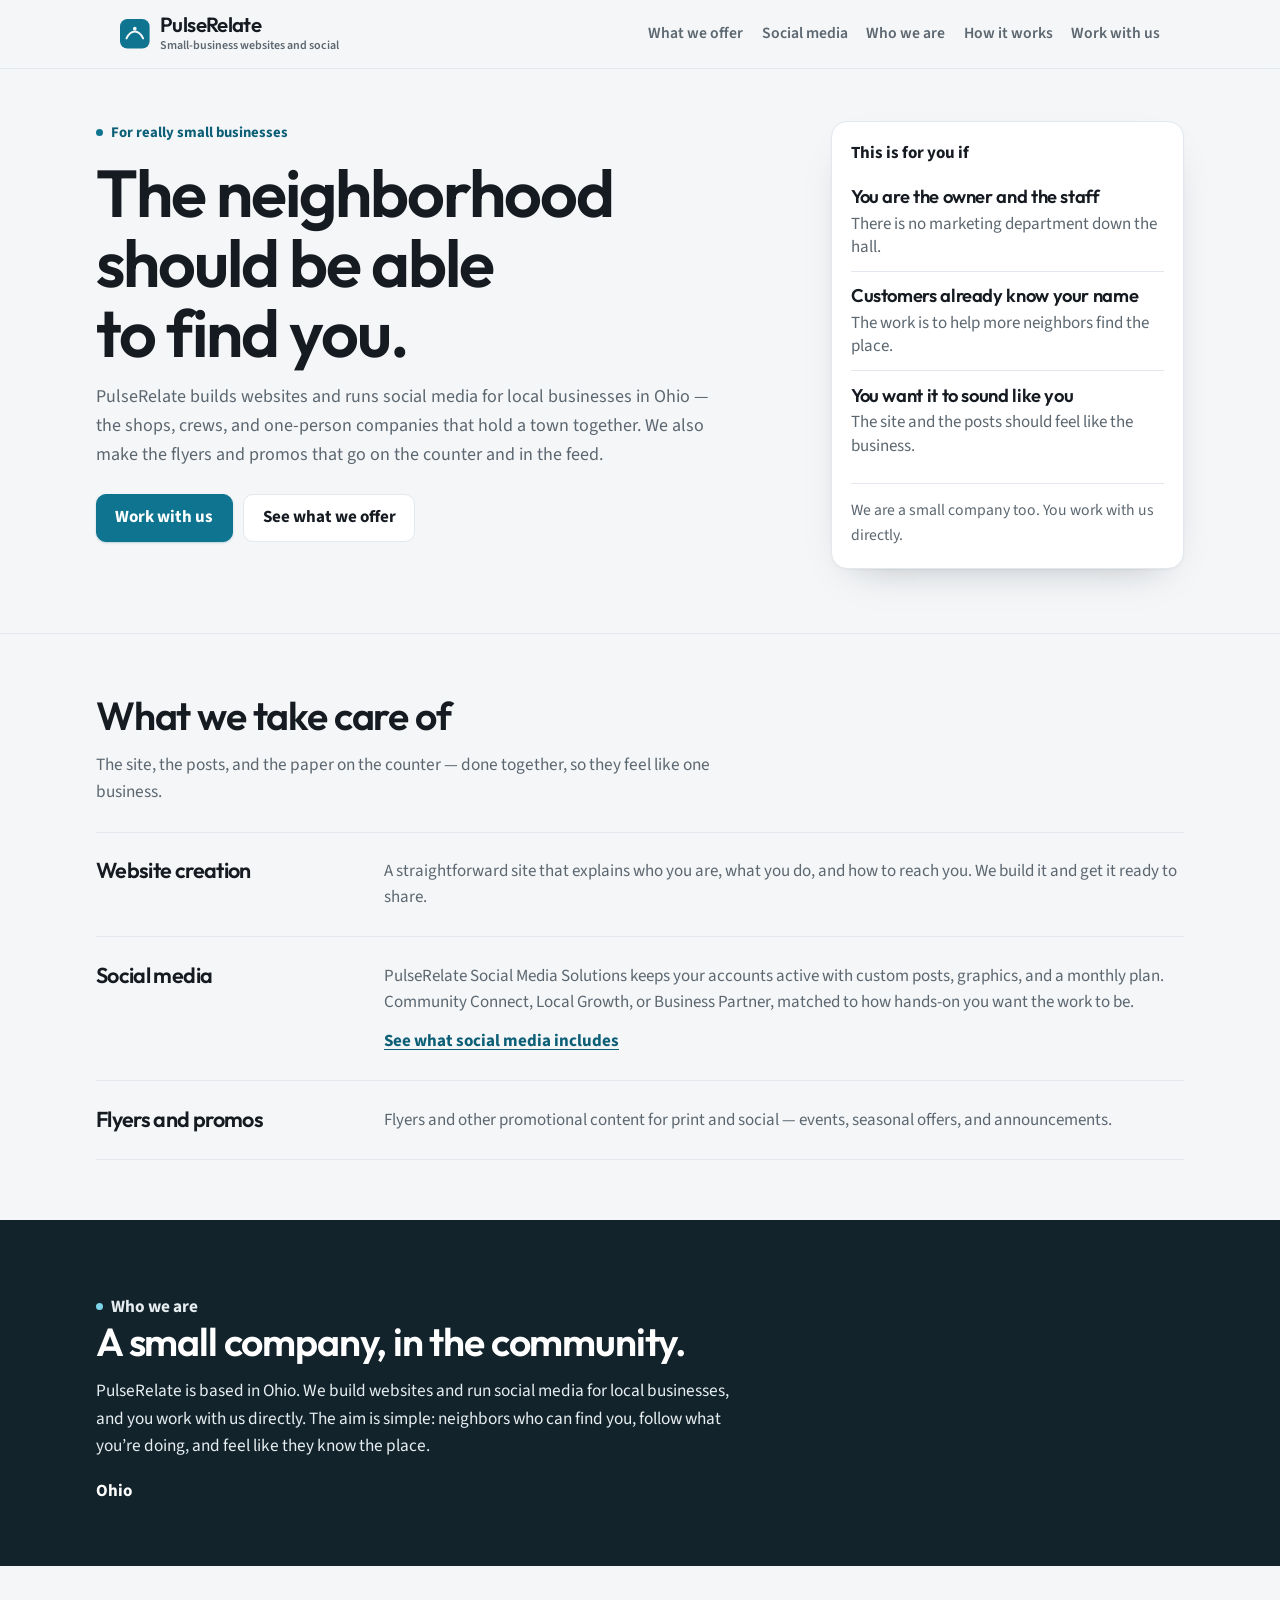
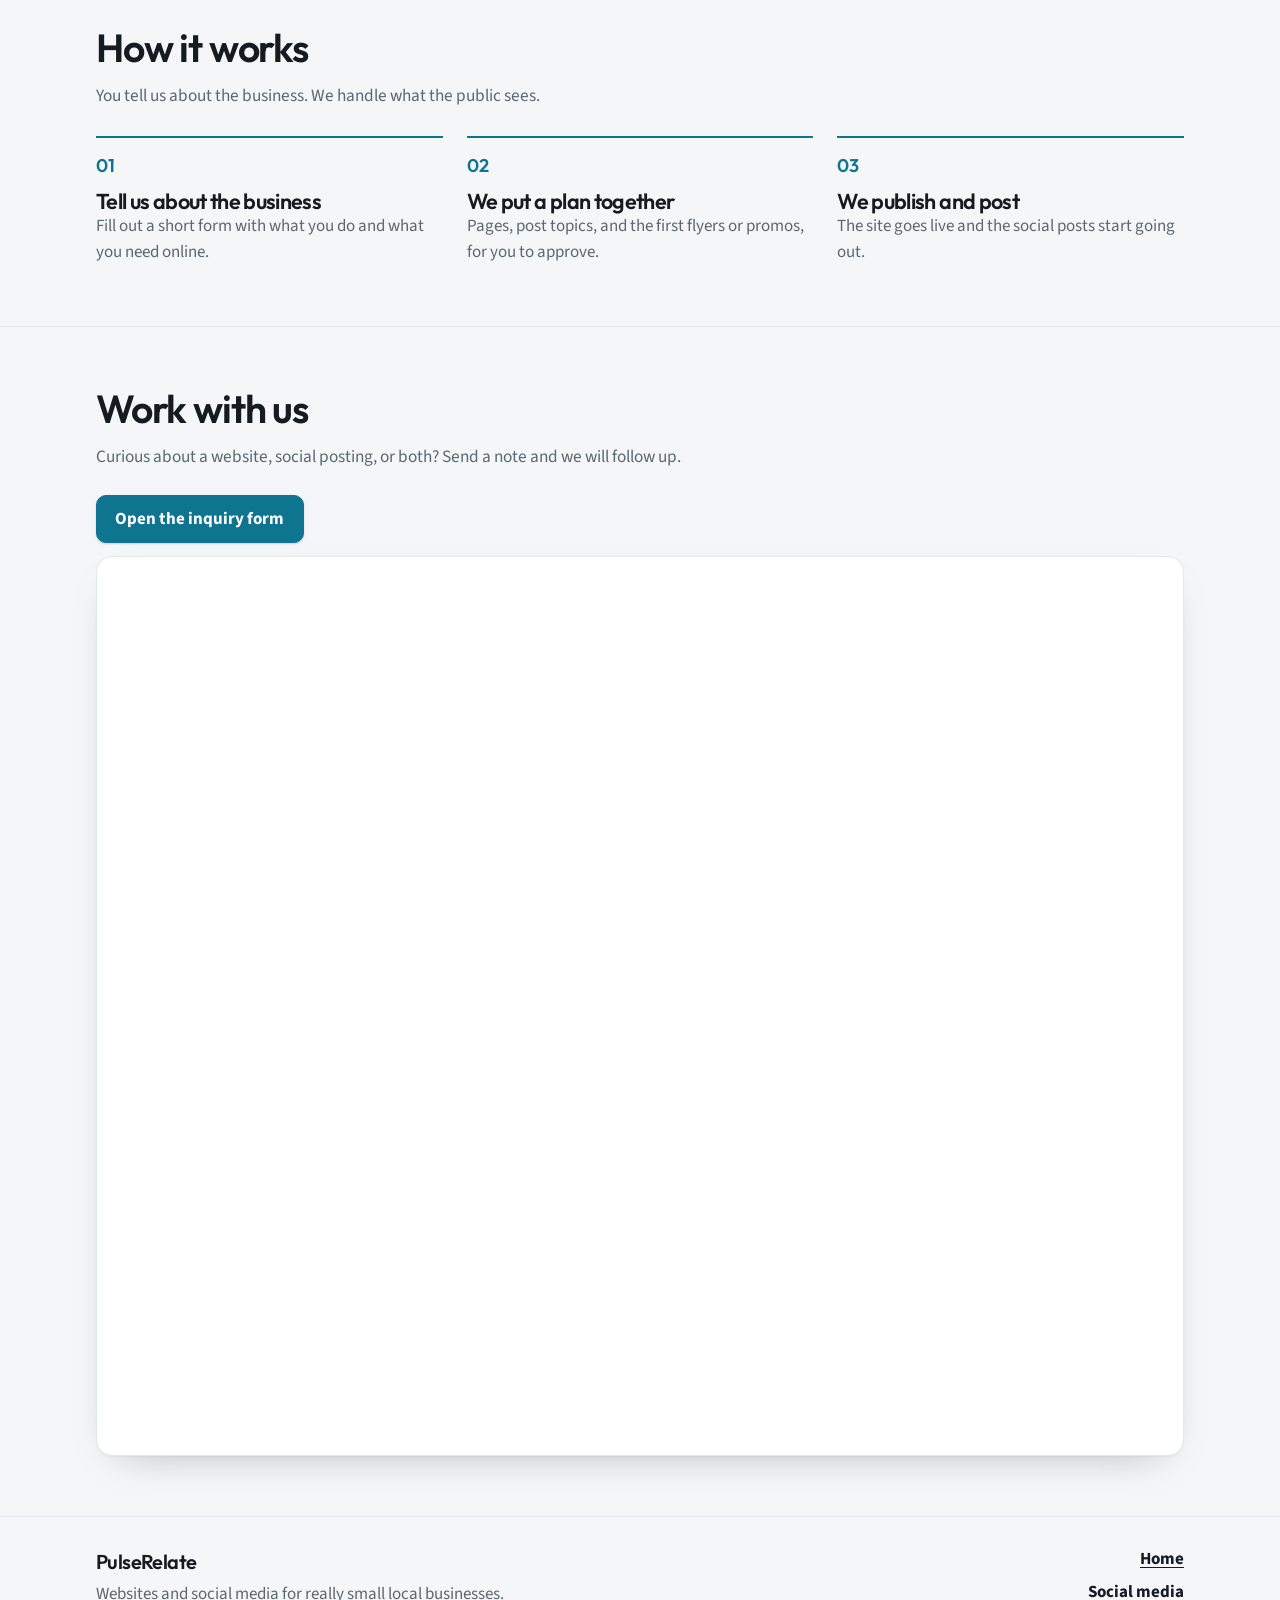
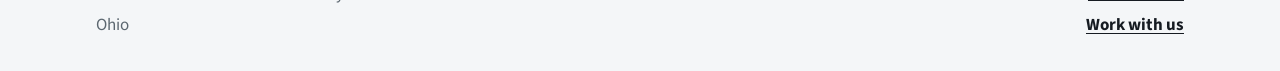
<file: index.html>
<!DOCTYPE html>
<html lang="en">
  <head>
    <meta charset="utf-8" />
    <meta name="viewport" content="width=device-width, initial-scale=1, viewport-fit=cover" />
    <meta name="theme-color" content="#f4f6f8" />
    <title>PulseRelate — Websites and social media for small local businesses</title>
    <meta
      name="description"
      content="PulseRelate builds websites and runs social media for really small local businesses in Ohio. Posts, flyers, and a site the neighborhood can actually use."
    />
    <link rel="preconnect" href="https://fonts.googleapis.com" />
    <link rel="preconnect" href="https://fonts.gstatic.com" crossorigin />
    <link
      href="https://fonts.googleapis.com/css2?family=Outfit:wght@500;600;700&family=Source+Sans+3:wght@400;600;700&display=swap"
      rel="stylesheet"
    />
    <link rel="stylesheet" href="styles.css" />
    <link rel="icon" href="data:image/svg+xml,%3Csvg xmlns='http://www.w3.org/2000/svg' viewBox='0 0 32 32'%3E%3Crect width='32' height='32' rx='8' fill='%230e7490'/%3E%3Cpath d='M7 21c2.4-5 4.8-7.5 9-7.5S22.6 16 25 21' fill='none' stroke='%23f4f7f8' stroke-width='2.2' stroke-linecap='round'/%3E%3Ccircle cx='16' cy='10.5' r='2' fill='%23f4f7f8'/%3E%3C/svg%3E" />
  </head>
  <body>
    <a class="skip" href="#top">Skip to content</a>
    <header class="site-header">
      <div class="header-inner">
        <a class="brand" href="index.html">
          <svg class="mark" viewBox="0 0 32 32" aria-hidden="true">
            <rect width="32" height="32" rx="8" fill="#0e7490" />
            <path d="M7 21c2.4-5 4.8-7.5 9-7.5S22.6 16 25 21" fill="none" stroke="#f4f7f8" stroke-width="2.2" stroke-linecap="round" />
            <circle cx="16" cy="10.5" r="2" fill="#f4f7f8" />
          </svg>
          <span class="brand-text">
            <span class="brand-name">PulseRelate</span>
            <span class="brand-tag">Small-business websites and social</span>
          </span>
        </a>
        <button class="nav-toggle" type="button" aria-expanded="false" aria-controls="site-nav">
          <span class="nav-toggle-icon" aria-hidden="true"></span>
          <span class="nav-toggle-label">Menu</span>
        </button>
        <nav id="site-nav" class="nav" aria-label="Site">
          <a href="index.html#offer">What we offer</a>
          <a href="social.html">Social media</a>
          <a href="index.html#about">Who we are</a>
          <a href="index.html#process">How it works</a>
          <a href="index.html#work">Work with us</a>
        </nav>
      </div>
    </header>

    <main id="top">
      <section class="hero">
        <div class="wrap hero-grid">
          <div class="hero-copy">
            <p class="kicker"><span class="kicker-mark" aria-hidden="true"></span> For really small businesses</p>
            <h1>The neighborhood should be able to find you.</h1>
            <p class="lede">
              PulseRelate builds websites and runs social media for local businesses
              in Ohio — the shops, crews, and one-person companies that hold
              a town together. We also make the flyers and promos that go on the
              counter and in the feed.
            </p>
            <div class="hero-actions">
              <a class="button" href="#work">Work with us</a>
              <a class="button button-quiet" href="#offer">See what we offer</a>
            </div>
          </div>
          <aside class="side-card">
            <p class="side-card-label">This is for you if</p>
            <ul>
              <li>
                <strong>You are the owner and the staff</strong>
                <span>There is no marketing department down the hall.</span>
              </li>
              <li>
                <strong>Customers already know your name</strong>
                <span>The work is to help more neighbors find the place.</span>
              </li>
              <li>
                <strong>You want it to sound like you</strong>
                <span>The site and the posts should feel like the business.</span>
              </li>
            </ul>
            <p class="side-card-foot">We are a small company too. You work with us directly.</p>
          </aside>
        </div>
      </section>

      <section id="offer" class="section">
        <div class="wrap">
          <div class="section-intro">
            <h2>What we take care of</h2>
            <p>The site, the posts, and the paper on the counter — done together, so they feel like one business.</p>
          </div>
          <ul class="service-list">
            <li>
              <h3>Website creation</h3>
              <p>
                A straightforward site that explains who you are, what you do, and
                how to reach you. We build it and get it ready to share.
              </p>
            </li>
            <li>
              <h3>Social media</h3>
              <p>
                PulseRelate Social Media Solutions keeps your accounts active with
                custom posts, graphics, and a monthly plan. Community Connect,
                Local Growth, or Business Partner, matched to how hands-on you
                want the work to be.
              </p>
              <a class="more" href="social.html">See what social media includes</a>
            </li>
            <li>
              <h3>Flyers and promos</h3>
              <p>
                Flyers and other promotional content for print and social — events,
                seasonal offers, and announcements.
              </p>
            </li>
          </ul>
        </div>
      </section>

      <section id="about" class="section notice">
        <div class="wrap">
          <div class="section-intro">
            <p class="kicker"><span class="kicker-mark" aria-hidden="true"></span> Who we are</p>
            <h2>A small company, in the community.</h2>
            <p>
              PulseRelate is based in Ohio. We build websites and run
              social media for local businesses, and you work with us directly.
              The aim is simple: neighbors who can find you, follow what you’re
              doing, and feel like they know the place.
            </p>
          </div>
          <p class="place">Ohio</p>
        </div>
      </section>

      <section id="process" class="section">
        <div class="wrap">
          <div class="section-intro">
            <h2>How it works</h2>
            <p>You tell us about the business. We handle what the public sees.</p>
          </div>
          <ol class="steps">
            <li>
              <span class="step-num">01</span>
              <div>
                <h3>Tell us about the business</h3>
                <p>Fill out a short form with what you do and what you need online.</p>
              </div>
            </li>
            <li>
              <span class="step-num">02</span>
              <div>
                <h3>We put a plan together</h3>
                <p>Pages, post topics, and the first flyers or promos, for you to approve.</p>
              </div>
            </li>
            <li>
              <span class="step-num">03</span>
              <div>
                <h3>We publish and post</h3>
                <p>The site goes live and the social posts start going out.</p>
              </div>
            </li>
          </ol>
        </div>
      </section>

      <section id="work" class="section">
        <div class="wrap">
          <div class="section-intro">
            <h2>Work with us</h2>
            <p>Curious about a website, social posting, or both? Send a note and we will follow up.</p>
          </div>

          <div id="form-soon" class="soon" hidden>
            <p>Inquiry form opening soon.</p>
          </div>

          <div id="form-live" class="form-live" hidden>
            <p class="form-hint">Open the form in a new tab. It is easier to fill out on a phone.</p>
            <a id="form-link" class="button" href="" target="_blank" rel="noopener noreferrer">
              Open the inquiry form
            </a>
            <iframe
              id="form-frame"
              title="PulseRelate inquiry form"
              width="100%"
              height="900"
              loading="lazy"
            ></iframe>
          </div>
        </div>
      </section>
    </main>

    <footer class="site-footer">
      <div class="wrap footer-grid">
        <div>
          <p class="footer-name">PulseRelate</p>
          <p>Websites and social media for really small local businesses.</p>
          <p>Ohio</p>
        </div>
        <div class="footer-links">
          <a href="index.html">Home</a>
          <a href="social.html">Social media</a>
          <a href="index.html#work">Work with us</a>
        </div>
      </div>
    </footer>

    <script src="site.js"></script>
    <!-- Paste the Google Form "share" link here when it exists. -->
    <script>
      const FORM_URL = "https://docs.google.com/forms/d/e/1FAIpQLScphTjkjrPDnEAp4UqePSJgV59Lr1zzQnzVLXLWK01eDipahA/viewform?usp=header";

      const soon = document.getElementById("form-soon");
      const live = document.getElementById("form-live");
      const url = FORM_URL.trim();

      function googleFormEmbed(value) {
        const parsed = new URL(value);
        const host = parsed.hostname;
        const isForm =
          parsed.protocol === "https:" &&
          (host === "docs.google.com" || host === "forms.gle") &&
          (host === "forms.gle" || parsed.pathname.includes("/forms/"));
        if (!isForm) return null;
        if (host === "forms.gle") return null;
        parsed.searchParams.delete("usp");
        parsed.searchParams.set("embedded", "true");
        return parsed.toString();
      }

      if (!url) {
        soon.hidden = false;
      } else {
        live.hidden = false;
        const link = document.getElementById("form-link");
        link.href = url;
        const embed = googleFormEmbed(url);
        const frame = document.getElementById("form-frame");
        if (embed) {
          frame.src = embed;
        } else {
          frame.hidden = true;
        }
      }
    </script>
  </body>
</html>
</file>
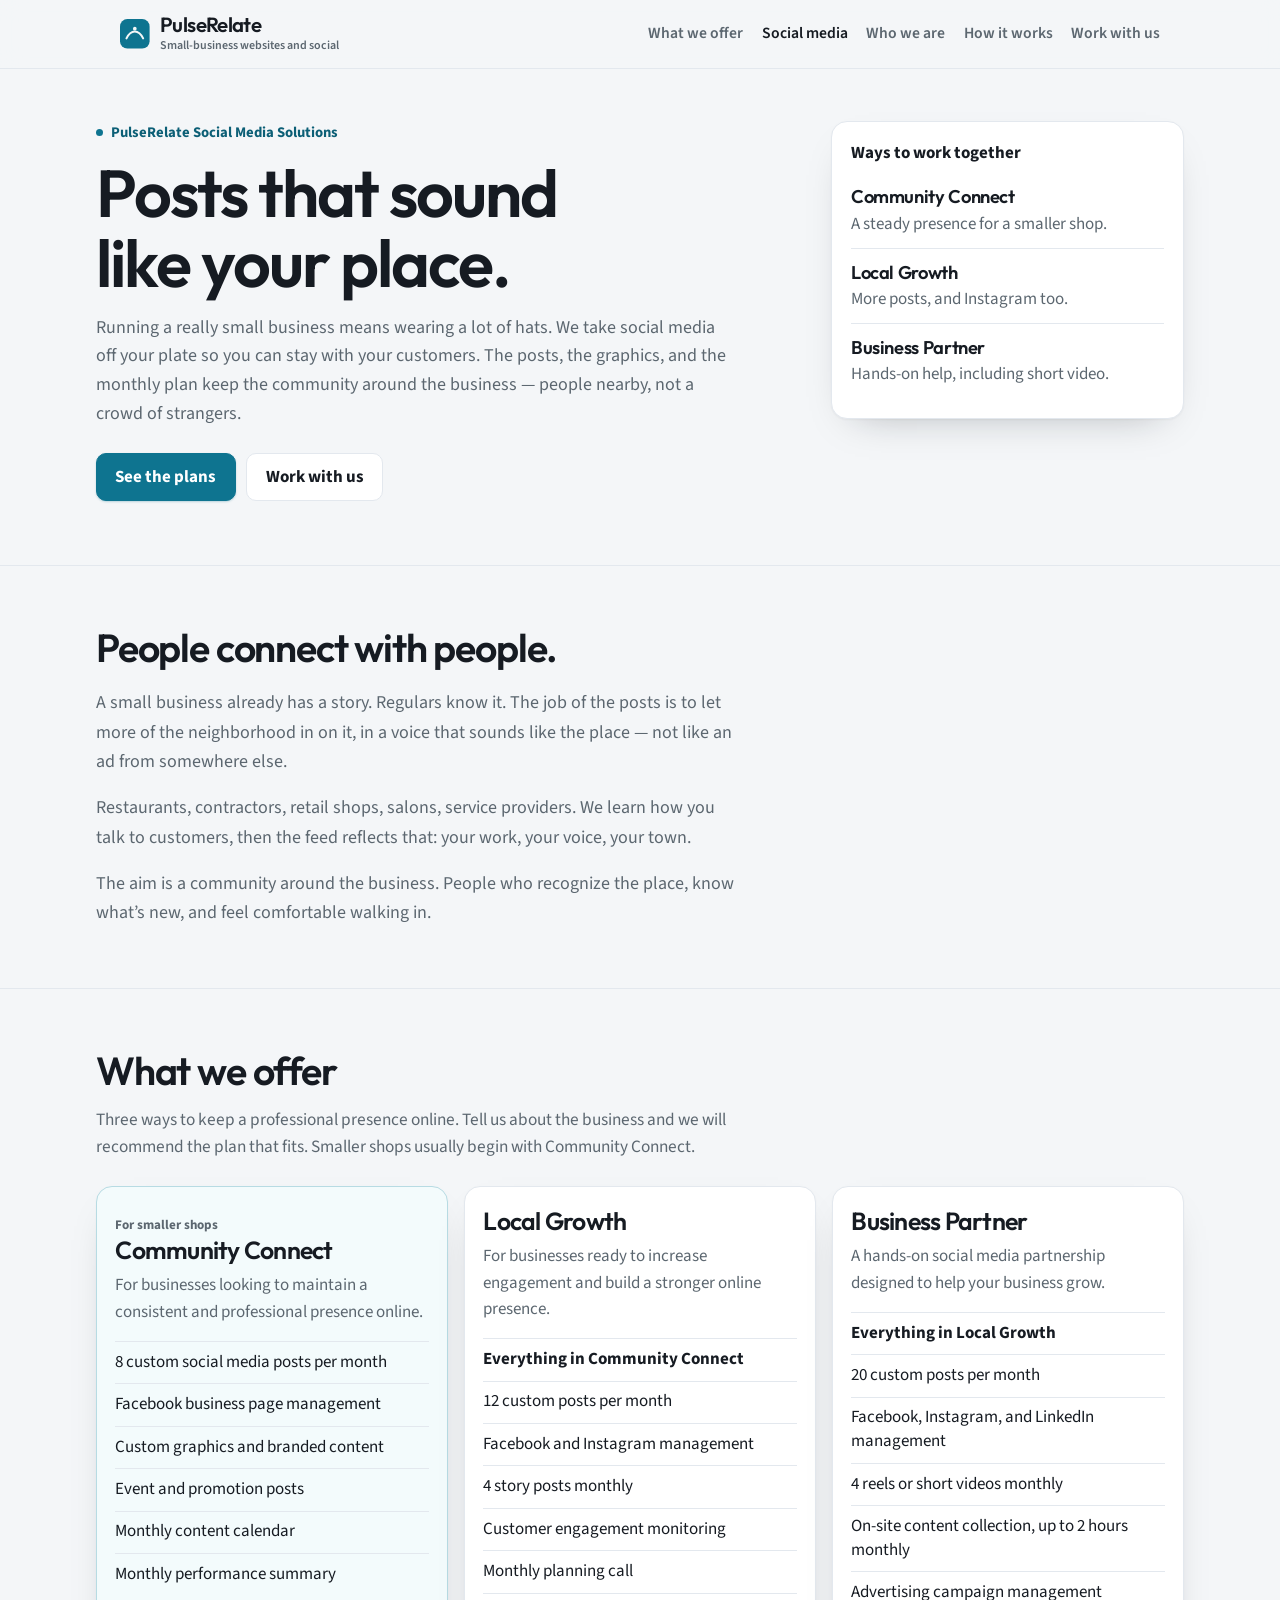
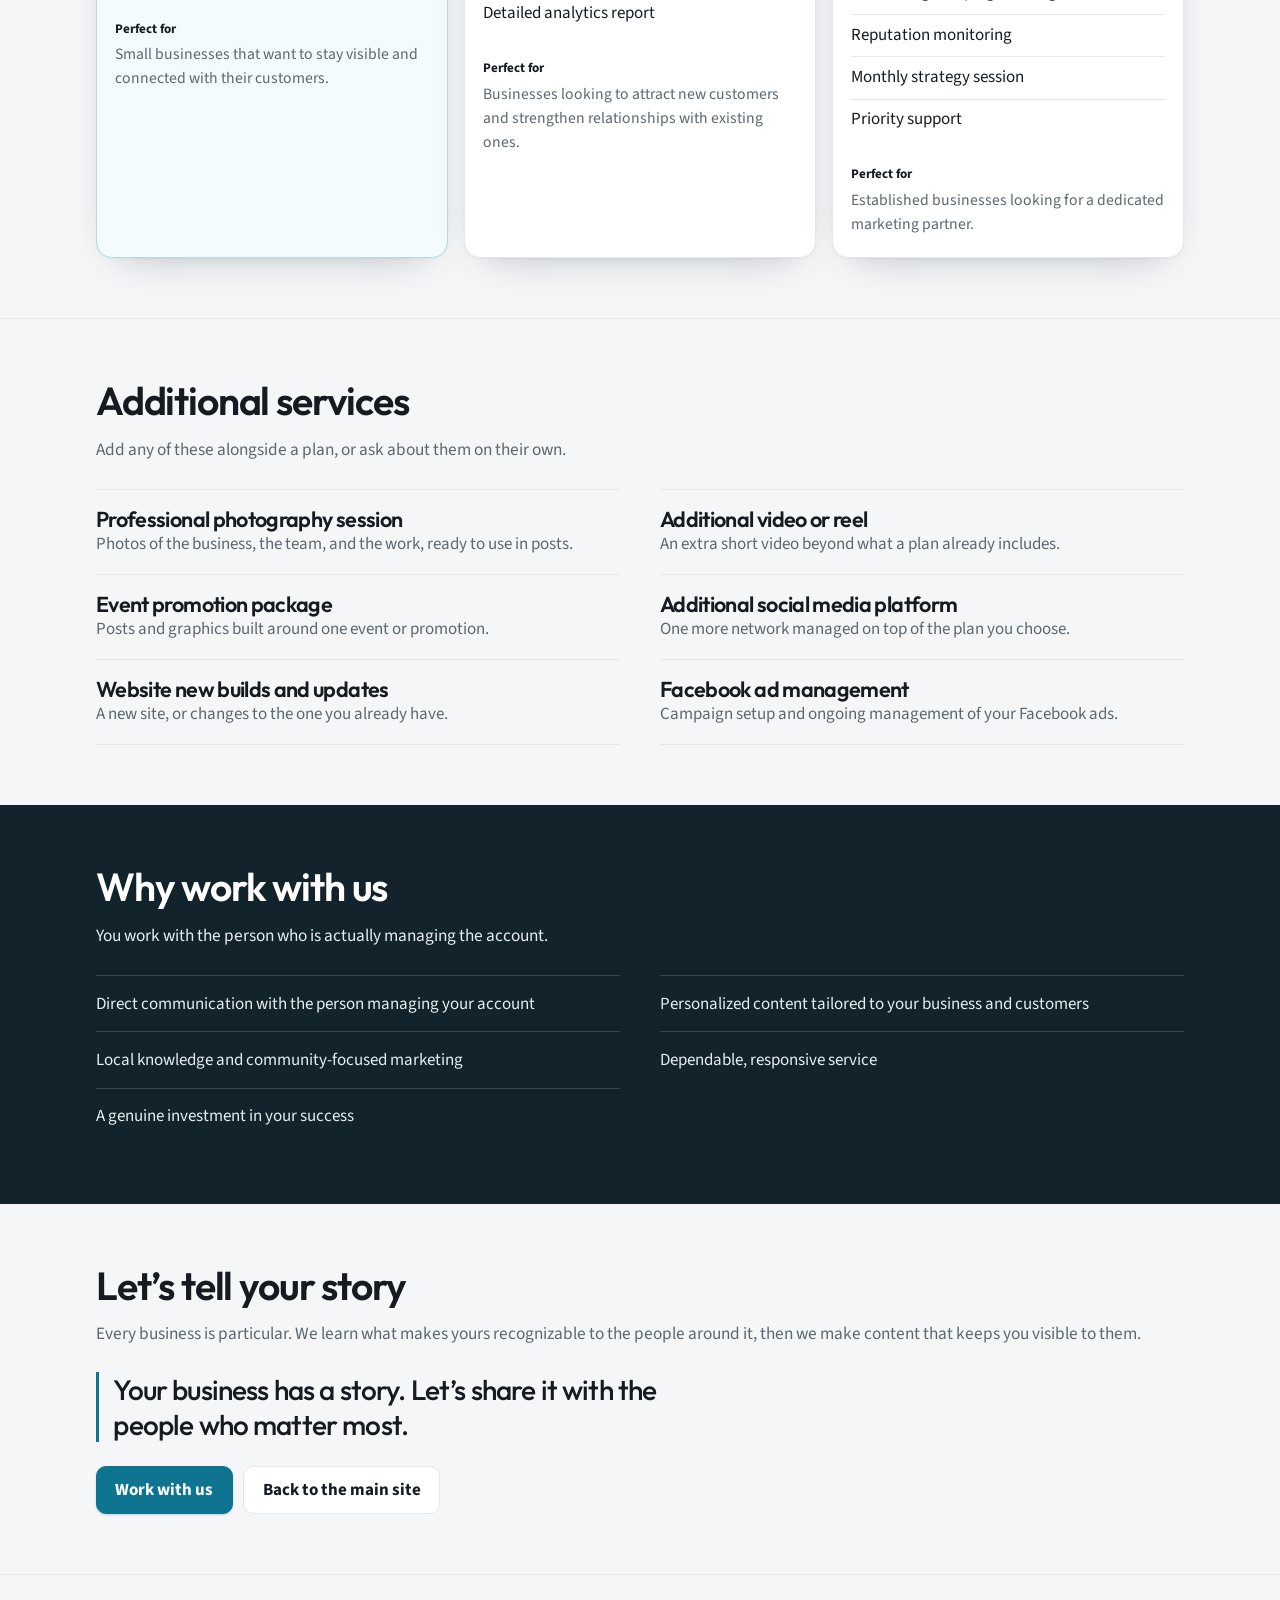
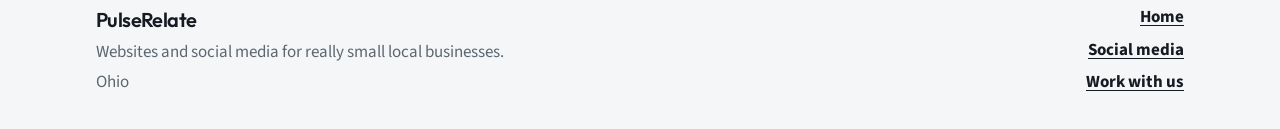
<file: social.html>
<!DOCTYPE html>
<html lang="en">
  <head>
    <meta charset="utf-8" />
    <meta name="viewport" content="width=device-width, initial-scale=1, viewport-fit=cover" />
    <meta name="theme-color" content="#f4f6f8" />
    <title>PulseRelate Social Media Solutions</title>
    <meta
      name="description"
      content="PulseRelate Social Media Solutions creates social media for really small local businesses. Community Connect, Local Growth, and Business Partner plans, plus photography, video, and event promotion."
    />
    <link rel="preconnect" href="https://fonts.googleapis.com" />
    <link rel="preconnect" href="https://fonts.gstatic.com" crossorigin />
    <link
      href="https://fonts.googleapis.com/css2?family=Outfit:wght@500;600;700&family=Source+Sans+3:wght@400;600;700&display=swap"
      rel="stylesheet"
    />
    <link rel="stylesheet" href="styles.css" />
    <link rel="icon" href="data:image/svg+xml,%3Csvg xmlns='http://www.w3.org/2000/svg' viewBox='0 0 32 32'%3E%3Crect width='32' height='32' rx='8' fill='%230e7490'/%3E%3Cpath d='M7 21c2.4-5 4.8-7.5 9-7.5S22.6 16 25 21' fill='none' stroke='%23f4f7f8' stroke-width='2.2' stroke-linecap='round'/%3E%3Ccircle cx='16' cy='10.5' r='2' fill='%23f4f7f8'/%3E%3C/svg%3E" />
  </head>
  <body>
    <a class="skip" href="#top">Skip to content</a>
    <header class="site-header">
      <div class="header-inner">
        <a class="brand" href="index.html">
          <svg class="mark" viewBox="0 0 32 32" aria-hidden="true">
            <rect width="32" height="32" rx="8" fill="#0e7490" />
            <path d="M7 21c2.4-5 4.8-7.5 9-7.5S22.6 16 25 21" fill="none" stroke="#f4f7f8" stroke-width="2.2" stroke-linecap="round" />
            <circle cx="16" cy="10.5" r="2" fill="#f4f7f8" />
          </svg>
          <span class="brand-text">
            <span class="brand-name">PulseRelate</span>
            <span class="brand-tag">Small-business websites and social</span>
          </span>
        </a>
        <button class="nav-toggle" type="button" aria-expanded="false" aria-controls="site-nav">
          <span class="nav-toggle-icon" aria-hidden="true"></span>
          <span class="nav-toggle-label">Menu</span>
        </button>
        <nav id="site-nav" class="nav" aria-label="Site">
          <a href="index.html#offer">What we offer</a>
          <a href="social.html" aria-current="page">Social media</a>
          <a href="index.html#about">Who we are</a>
          <a href="index.html#process">How it works</a>
          <a href="index.html#work">Work with us</a>
        </nav>
      </div>
    </header>

    <main id="top">
      <section class="hero">
        <div class="wrap hero-grid">
          <div class="hero-copy">
            <p class="kicker"><span class="kicker-mark" aria-hidden="true"></span> PulseRelate Social Media Solutions</p>
            <h1>Posts that sound like your place.</h1>
            <p class="lede">
              Running a really small business means wearing a lot of hats. We take
              social media off your plate so you can stay with your customers.
              The posts, the graphics, and the monthly plan keep the community
              around the business — people nearby, not a crowd of strangers.
            </p>
            <div class="hero-actions">
              <a class="button" href="#plans">See the plans</a>
              <a class="button button-quiet" href="index.html#work">Work with us</a>
            </div>
          </div>
          <aside class="side-card">
            <p class="side-card-label">Ways to work together</p>
            <ul>
              <li>
                <a href="#community"><strong>Community Connect</strong></a>
                <span>A steady presence for a smaller shop.</span>
              </li>
              <li>
                <a href="#growth"><strong>Local Growth</strong></a>
                <span>More posts, and Instagram too.</span>
              </li>
              <li>
                <a href="#partner"><strong>Business Partner</strong></a>
                <span>Hands-on help, including short video.</span>
              </li>
            </ul>
          </aside>
        </div>
      </section>

      <section class="section" id="story">
        <div class="wrap">
          <div class="section-intro">
            <h2>People connect with people.</h2>
          </div>
          <div class="story">
            <p>
              A small business already has a story. Regulars know it. The job of
              the posts is to let more of the neighborhood in on it, in a voice
              that sounds like the place — not like an ad from somewhere else.
            </p>
            <p>
              Restaurants, contractors, retail shops, salons, service providers.
              We learn how you talk to customers, then the feed reflects that:
              your work, your voice, your town.
            </p>
            <p>
              The aim is a community around the business. People who recognize
              the place, know what’s new, and feel comfortable walking in.
            </p>
          </div>
        </div>
      </section>

      <section id="plans" class="section">
        <div class="wrap">
          <div class="section-intro">
            <h2>What we offer</h2>
            <p>
              Three ways to keep a professional presence online. Tell us about the
              business and we will recommend the plan that fits. Smaller shops
              usually begin with Community Connect.
            </p>
          </div>
          <ul class="plans">
            <li class="plan plan-start" id="community">
              <p class="plan-flag">For smaller shops</p>
              <h3>Community Connect</h3>
              <p>
                For businesses looking to maintain a consistent and professional
                presence online.
              </p>
              <ul class="features">
                <li>8 custom social media posts per month</li>
                <li>Facebook business page management</li>
                <li>Custom graphics and branded content</li>
                <li>Event and promotion posts</li>
                <li>Monthly content calendar</li>
                <li>Monthly performance summary</li>
              </ul>
              <p class="fit">
                <strong>Perfect for</strong>
                Small businesses that want to stay visible and connected with their customers.
              </p>
            </li>
            <li class="plan" id="growth">
              <h3>Local Growth</h3>
              <p>
                For businesses ready to increase engagement and build a stronger
                online presence.
              </p>
              <ul class="features">
                <li class="includes">Everything in Community Connect</li>
                <li>12 custom posts per month</li>
                <li>Facebook and Instagram management</li>
                <li>4 story posts monthly</li>
                <li>Customer engagement monitoring</li>
                <li>Monthly planning call</li>
                <li>Detailed analytics report</li>
              </ul>
              <p class="fit">
                <strong>Perfect for</strong>
                Businesses looking to attract new customers and strengthen relationships with existing ones.
              </p>
            </li>
            <li class="plan" id="partner">
              <h3>Business Partner</h3>
              <p>
                A hands-on social media partnership designed to help your business grow.
              </p>
              <ul class="features">
                <li class="includes">Everything in Local Growth</li>
                <li>20 custom posts per month</li>
                <li>Facebook, Instagram, and LinkedIn management</li>
                <li>4 reels or short videos monthly</li>
                <li>On-site content collection, up to 2 hours monthly</li>
                <li>Advertising campaign management</li>
                <li>Reputation monitoring</li>
                <li>Monthly strategy session</li>
                <li>Priority support</li>
              </ul>
              <p class="fit">
                <strong>Perfect for</strong>
                Established businesses looking for a dedicated marketing partner.
              </p>
            </li>
          </ul>
        </div>
      </section>

      <section id="extras" class="section">
        <div class="wrap">
          <div class="section-intro">
            <h2>Additional services</h2>
            <p>Add any of these alongside a plan, or ask about them on their own.</p>
          </div>
          <ul class="extras">
            <li>
              <h3>Professional photography session</h3>
              <p>Photos of the business, the team, and the work, ready to use in posts.</p>
            </li>
            <li>
              <h3>Additional video or reel</h3>
              <p>An extra short video beyond what a plan already includes.</p>
            </li>
            <li>
              <h3>Event promotion package</h3>
              <p>Posts and graphics built around one event or promotion.</p>
            </li>
            <li>
              <h3>Additional social media platform</h3>
              <p>One more network managed on top of the plan you choose.</p>
            </li>
            <li>
              <h3>Website new builds and updates</h3>
              <p>A new site, or changes to the one you already have.</p>
            </li>
            <li>
              <h3>Facebook ad management</h3>
              <p>Campaign setup and ongoing management of your Facebook ads.</p>
            </li>
          </ul>
        </div>
      </section>

      <section id="why" class="section notice">
        <div class="wrap">
          <div class="section-intro">
            <h2>Why work with us</h2>
            <p>You work with the person who is actually managing the account.</p>
          </div>
          <ul class="reasons">
            <li>Direct communication with the person managing your account</li>
            <li>Personalized content tailored to your business and customers</li>
            <li>Local knowledge and community-focused marketing</li>
            <li>Dependable, responsive service</li>
            <li>A genuine investment in your success</li>
          </ul>
        </div>
      </section>

      <section class="section" id="close">
        <div class="wrap close-block">
          <h2>Let’s tell your story</h2>
          <p>
            Every business is particular. We learn what makes yours recognizable
            to the people around it, then we make content that keeps you visible
            to them.
          </p>
          <blockquote class="pull">
            <p>Your business has a story. Let’s share it with the people who matter most.</p>
          </blockquote>
          <div class="hero-actions">
            <a class="button" href="index.html#work">Work with us</a>
            <a class="button button-quiet" href="index.html">Back to the main site</a>
          </div>
        </div>
      </section>
    </main>

    <footer class="site-footer">
      <div class="wrap footer-grid">
        <div>
          <p class="footer-name">PulseRelate</p>
          <p>Websites and social media for really small local businesses.</p>
          <p>Ohio</p>
        </div>
        <div class="footer-links">
          <a href="index.html">Home</a>
          <a href="social.html">Social media</a>
          <a href="index.html#work">Work with us</a>
        </div>
      </div>
    </footer>
    <script src="site.js"></script>
  </body>
</html>
</file>
<file: styles.css>
:root {
  color-scheme: light;
  --paper: #f4f6f8;
  --sheet: #ffffff;
  --ink: #161b22;
  --muted: #5c6770;
  --line: #e3e8ee;
  --accent: #0e7490;
  --accent-deep: #0c5f76;
  --band: #13232c;
  --band-text: #e7eef1;
  --max: 68rem;
  --shadow: 0 1px 2px rgb(16 24 32 / 0.04), 0 16px 40px -24px rgb(16 24 32 / 0.35);
}

* {
  box-sizing: border-box;
}

html {
  scroll-behavior: smooth;
}

body {
  margin: 0;
  min-height: 100vh;
  font-family: "Source Sans 3", "Segoe UI", sans-serif;
  font-size: 1.0625rem;
  line-height: 1.6;
  color: var(--ink);
  background: var(--paper);
  overflow-wrap: break-word;
}

[hidden] {
  display: none !important;
}

img,
svg,
iframe {
  max-width: 100%;
}

a {
  color: inherit;
}

:focus-visible {
  outline: 2px solid var(--accent);
  outline-offset: 3px;
}

::selection {
  background: #d5eef3;
  color: var(--ink);
}

.skip {
  position: absolute;
  left: 1rem;
  top: -4rem;
  z-index: 80;
  padding: 0.55rem 0.75rem;
  border-radius: 8px;
  background: var(--ink);
  color: white;
  font-weight: 700;
  text-decoration: none;
}

.skip:focus {
  top: 0.5rem;
}

.wrap {
  width: min(var(--max), calc(100% - 2rem));
  margin-inline: auto;
}

.site-header {
  position: sticky;
  top: 0;
  z-index: 30;
  padding-top: env(safe-area-inset-top);
  background: rgb(244 246 248 / 0.92);
  border-bottom: 1px solid var(--line);
  backdrop-filter: blur(12px);
}

.header-inner {
  position: relative;
  display: flex;
  align-items: center;
  justify-content: space-between;
  gap: 1rem;
  width: min(var(--max), 100%);
  margin-inline: auto;
  padding: 0.7rem 1rem;
  min-height: 4.25rem;
}

.brand {
  display: inline-flex;
  align-items: center;
  gap: 0.65rem;
  min-width: 0;
  color: var(--ink);
  text-decoration: none;
}

.mark {
  width: 1.85rem;
  height: 1.85rem;
  flex: none;
}

.brand-name {
  display: block;
  font-family: Outfit, "Segoe UI", sans-serif;
  font-size: 1.28rem;
  font-weight: 600;
  letter-spacing: -0.03em;
  line-height: 1;
}

.brand-tag {
  display: none;
  margin-top: 0.2rem;
  font-size: 0.75rem;
  font-weight: 600;
  line-height: 1.2;
  color: var(--muted);
}

.nav-toggle {
  display: inline-flex;
  align-items: center;
  justify-content: center;
  gap: 0.45rem;
  min-height: 44px;
  min-width: 44px;
  padding: 0.35rem 0.8rem;
  border: 1px solid var(--line);
  border-radius: 999px;
  background: var(--sheet);
  color: var(--ink);
  font: inherit;
  font-size: 0.95rem;
  font-weight: 700;
  cursor: pointer;
  box-shadow: 0 1px 2px rgb(16 24 32 / 0.05);
}

.nav-toggle:hover,
.nav-toggle:focus-visible {
  border-color: var(--accent);
  color: var(--accent-deep);
}

.nav-toggle-icon {
  display: block;
  width: 0.95rem;
  height: 2px;
  background: currentColor;
  box-shadow: 0 -5px 0 currentColor, 0 5px 0 currentColor;
}

.nav {
  display: none;
}

.nav a {
  color: var(--muted);
  font-weight: 600;
  text-decoration: none;
}

.nav a:hover,
.nav a:focus-visible,
.nav a[aria-current="page"] {
  color: var(--ink);
}

@media (max-width: 899px) {
  .nav.is-open {
    display: flex;
    flex-direction: column;
    position: absolute;
    top: calc(100% + 1px);
    left: 0;
    right: 0;
    z-index: 40;
    padding: 0.35rem 0 0.6rem;
    background: rgb(244 246 248 / 0.98);
    border-bottom: 1px solid var(--line);
    box-shadow: 0 16px 32px -24px rgb(16 24 32 / 0.45);
  }

  .nav a {
    display: flex;
    align-items: center;
    min-height: 48px;
    padding: 0.35rem 1rem;
    border-top: 1px solid var(--line);
    color: var(--ink);
    font-size: 1.05rem;
  }
}

.hero {
  padding: 1.75rem 0 2.5rem;
}

.hero-grid {
  display: grid;
  gap: 1.5rem;
}

.hero-grid > * {
  min-width: 0;
}

.kicker {
  display: flex;
  align-items: center;
  gap: 0.5rem;
  margin: 0 0 0.85rem;
  color: var(--accent-deep);
  font-size: 0.92rem;
  font-weight: 700;
}

.kicker-mark {
  width: 0.45rem;
  height: 0.45rem;
  flex: none;
  border-radius: 999px;
  background: var(--accent);
}

h1,
h2,
h3,
.brand-name,
.footer-name,
.side-card strong,
.step-num,
.pull p {
  font-family: Outfit, "Segoe UI", sans-serif;
}

h1,
h2,
h3 {
  font-weight: 600;
  letter-spacing: -0.03em;
  line-height: 1.12;
  text-wrap: balance;
}

h1 {
  margin: 0;
  font-size: clamp(2.35rem, 8vw, 4.15rem);
  line-height: 1.05;
}

.lede,
.section-intro p,
.close-block > p,
.side-card span,
.service-list p,
.steps p,
.extras p,
.plan > p,
.story p {
  color: var(--muted);
}

.lede {
  max-width: 40rem;
  margin: 1rem 0 0;
  font-size: 1.125rem;
  line-height: 1.6;
}

.hero-actions {
  display: flex;
  flex-direction: column;
  align-items: stretch;
  gap: 0.65rem;
  margin-top: 1.5rem;
}

.button {
  display: inline-flex;
  align-items: center;
  justify-content: center;
  min-height: 48px;
  padding: 0.7rem 1.15rem;
  border: 1px solid var(--accent);
  border-radius: 10px;
  background: var(--accent);
  color: white;
  font-weight: 700;
  line-height: 1.2;
  text-align: center;
  text-decoration: none;
  box-shadow: 0 1px 2px rgb(14 116 144 / 0.25);
}

.button:hover,
.button:focus-visible {
  background: var(--accent-deep);
  border-color: var(--accent-deep);
  color: white;
}

.button-quiet {
  background: var(--sheet);
  border-color: var(--line);
  color: var(--ink);
  box-shadow: none;
}

.button-quiet:hover,
.button-quiet:focus-visible {
  border-color: var(--accent);
  background: var(--sheet);
  color: var(--accent-deep);
}

.side-card {
  padding: 1.15rem 1.2rem 1.25rem;
  border: 1px solid var(--line);
  border-radius: 16px;
  background: var(--sheet);
  box-shadow: var(--shadow);
}

.side-card-label {
  margin: 0;
  font-weight: 700;
}

.side-card ul {
  margin: 0.35rem 0 0;
  padding: 0;
  list-style: none;
}

.side-card li {
  padding: 0.7rem 0;
  border-top: 1px solid var(--line);
  line-height: 1.4;
}

.side-card li:first-child {
  border-top: 0;
}

.side-card a {
  color: inherit;
  text-decoration: none;
}

.side-card a:hover,
.side-card a:focus-visible {
  color: var(--accent-deep);
}

.side-card strong {
  display: block;
  font-size: 1.15rem;
  font-weight: 600;
  letter-spacing: -0.02em;
  color: var(--ink);
}

.side-card span {
  display: block;
  margin-top: 0.15rem;
}

.side-card-foot {
  margin: 0.85rem 0 0;
  padding-top: 0.85rem;
  border-top: 1px solid var(--line);
  color: var(--muted);
  font-size: 0.98rem;
}

.section {
  padding: 2.6rem 0;
  border-top: 1px solid var(--line);
  scroll-margin-top: 5.25rem;
}

.section-intro {
  max-width: 40rem;
}

.section-intro h2,
.close-block h2 {
  margin: 0;
  font-size: clamp(1.85rem, 4vw, 2.45rem);
}

.section-intro p,
.close-block > p {
  margin: 0.8rem 0 0;
  font-size: 1.08rem;
  line-height: 1.6;
}

.service-list,
.steps,
.plans,
.extras,
.reasons {
  margin: 1.6rem 0 0;
  padding: 0;
  list-style: none;
}

.steps {
  display: grid;
}

.service-list li {
  display: grid;
  gap: 0.35rem;
  padding: 1.25rem 0;
  border-top: 1px solid var(--line);
}

.service-list li:last-child,
.extras li:last-child {
  border-bottom: 1px solid var(--line);
}

.service-list h3,
.steps h3,
.extras h3 {
  margin: 0;
  font-size: 1.35rem;
}

.service-list p,
.steps p,
.extras p,
.plan > p,
.reasons li {
  margin: 0;
  line-height: 1.55;
}

.more {
  justify-self: start;
  margin-top: 0.75rem;
  color: var(--accent-deep);
  font-weight: 700;
  text-underline-offset: 0.18em;
}

.more:hover,
.more:focus-visible {
  color: var(--ink);
}

.notice {
  background: var(--band);
  color: white;
  border-top: 0;
  border-bottom: 0;
}

.notice + .section {
  border-top: 0;
}

.notice h2,
.notice .place,
.notice .kicker {
  color: white;
}

.notice .kicker-mark {
  background: #7dd3e8;
}

.notice .section-intro p,
.notice .reasons li {
  color: var(--band-text);
}

.notice .reasons li {
  border-top-color: rgb(255 255 255 / 0.16);
}

.place {
  margin: 1.15rem 0 0;
  font-weight: 700;
}

.steps li {
  display: grid;
  grid-template-columns: 2.75rem minmax(0, 1fr);
  gap: 0.35rem 0.75rem;
  padding: 1.15rem 0;
  border-top: 1px solid var(--line);
}

.step-num {
  font-size: 1.15rem;
  font-weight: 600;
  line-height: 1.3;
  color: var(--accent);
}

.soon,
.form-live {
  margin-top: 1.5rem;
}

.soon {
  padding: 1.1rem 1.15rem;
  border: 1px dashed var(--line);
  border-radius: 14px;
  background: var(--sheet);
  color: var(--muted);
}

.soon p,
.form-hint {
  margin: 0;
}

.form-live {
  display: grid;
  justify-items: start;
  gap: 0.85rem;
}

.form-hint {
  max-width: 38rem;
  color: var(--muted);
}

#form-frame {
  width: 100%;
  height: 900px;
  border: 1px solid var(--line);
  border-radius: 16px;
  background: white;
  box-shadow: var(--shadow);
}

.story {
  max-width: 40rem;
  margin-top: 1.15rem;
}

.story p {
  margin: 0;
  font-size: 1.125rem;
  line-height: 1.65;
}

.story p + p {
  margin-top: 1rem;
}

.plans {
  display: grid;
  gap: 1rem;
}

.plan {
  display: flex;
  flex-direction: column;
  min-width: 0;
  padding: 1.2rem 1.15rem 1.3rem;
  border: 1px solid var(--line);
  border-radius: 16px;
  background: var(--sheet);
  box-shadow: var(--shadow);
  scroll-margin-top: 5.25rem;
}

.plan-start {
  border-color: #b7dbe3;
  background: #f3fbfc;
}

.plan-flag {
  margin: 0 0 0.35rem;
  color: var(--accent-deep);
  font-size: 0.82rem;
  font-weight: 700;
}

.plan h3 {
  margin: 0;
  font-size: 1.55rem;
}

.plan > p {
  margin-top: 0.55rem;
}

.features {
  margin: 1rem 0 0;
  padding: 0;
  list-style: none;
}

.features li {
  padding: 0.55rem 0;
  border-top: 1px solid var(--line);
  line-height: 1.4;
}

.features li.includes {
  color: var(--ink);
  font-weight: 700;
}

.fit {
  margin-top: auto;
  padding-top: 0.9rem;
  color: var(--muted);
  font-size: 0.98rem;
}

.fit strong {
  display: block;
  margin-bottom: 0.2rem;
  color: var(--ink);
  font-size: 0.82rem;
  font-weight: 700;
}

.extras {
  display: grid;
}

.extras li {
  padding: 1.05rem 0;
  border-top: 1px solid var(--line);
}

.reasons {
  display: grid;
}

.reasons li {
  padding: 0.9rem 0.75rem 0.9rem 0;
  border-top: 1px solid var(--line);
}

.pull {
  max-width: 36rem;
  margin: 1.5rem 0 0;
  padding: 0 0 0 0.9rem;
  border: 0;
  border-left: 3px solid var(--accent);
}

.pull p {
  margin: 0;
  color: var(--ink);
  font-size: clamp(1.35rem, 3vw, 1.75rem);
  font-weight: 500;
  letter-spacing: -0.03em;
  line-height: 1.25;
}

.close-block .hero-actions {
  margin-top: 1.5rem;
}

.site-footer {
  padding: 1.6rem 0 calc(2rem + env(safe-area-inset-bottom));
  border-top: 1px solid var(--line);
  color: var(--muted);
}

.footer-grid {
  display: grid;
  gap: 1.1rem;
}

.footer-name {
  margin: 0;
  color: var(--ink);
  font-size: 1.25rem;
  font-weight: 600;
  letter-spacing: -0.03em;
}

.site-footer p {
  margin: 0.2rem 0 0;
}

.footer-links {
  display: flex;
  flex-direction: column;
  align-items: flex-start;
  gap: 0.35rem;
}

.footer-links a {
  color: var(--ink);
  font-weight: 700;
  text-underline-offset: 0.16em;
}

.footer-links a:hover,
.footer-links a:focus-visible {
  color: var(--accent-deep);
}

@media (max-width: 720px) {
  #form-frame {
    display: none;
  }
}

@media (min-width: 721px) {
  .form-hint {
    display: none;
  }
}

@media (min-width: 480px) {
  .hero-actions {
    flex-direction: row;
    flex-wrap: wrap;
    align-items: center;
  }
}

@media (min-width: 740px) {
  .wrap {
    width: min(var(--max), calc(100% - 3rem));
  }

  .service-list li {
    grid-template-columns: minmax(11rem, 16rem) minmax(0, 1fr);
    gap: 0.4rem 2rem;
    align-items: start;
    padding: 1.6rem 0;
  }

  .service-list .more {
    grid-column: 2;
    margin-top: 0.35rem;
  }

  .header-inner {
    padding-inline: 1.5rem;
  }

  .nav a {
    padding-inline: 1.5rem;
  }

  .extras,
  .reasons {
    grid-template-columns: 1fr 1fr;
    column-gap: 2.5rem;
  }

  .extras li:nth-last-child(2) {
    border-bottom: 1px solid var(--line);
  }

  .footer-grid {
    grid-template-columns: minmax(0, 1.4fr) minmax(0, 1fr);
    align-items: end;
  }

  .footer-links {
    align-items: flex-end;
    text-align: right;
  }
}

@media (min-width: 800px) {
  .section {
    padding: 3.75rem 0;
  }

  .steps {
    grid-template-columns: repeat(3, minmax(0, 1fr));
    gap: 1.5rem;
  }

  .steps li {
    display: block;
    padding: 1rem 0 0;
    border-top: 2px solid var(--accent);
  }

  .step-num {
    display: block;
    margin-bottom: 0.7rem;
  }
}

@media (min-width: 900px) {
  .header-inner {
    padding-inline: 1.5rem;
  }

  .brand-tag {
    display: block;
  }

  .nav-toggle {
    display: none;
  }

  .nav {
    display: flex;
    align-items: center;
    gap: 1.15rem;
  }

  .nav a {
    padding-inline: 0;
    font-size: 0.98rem;
    font-weight: 600;
  }

  .hero {
    padding: 3.25rem 0 4rem;
  }

  .hero-grid {
    grid-template-columns: minmax(0, 1.4fr) minmax(15.5rem, 0.72fr);
    gap: 3rem;
    align-items: start;
  }

  .plans {
    grid-template-columns: repeat(3, minmax(0, 1fr));
    align-items: stretch;
  }
}

@media (prefers-reduced-motion: reduce) {
  html {
    scroll-behavior: auto;
  }
}
</file>
